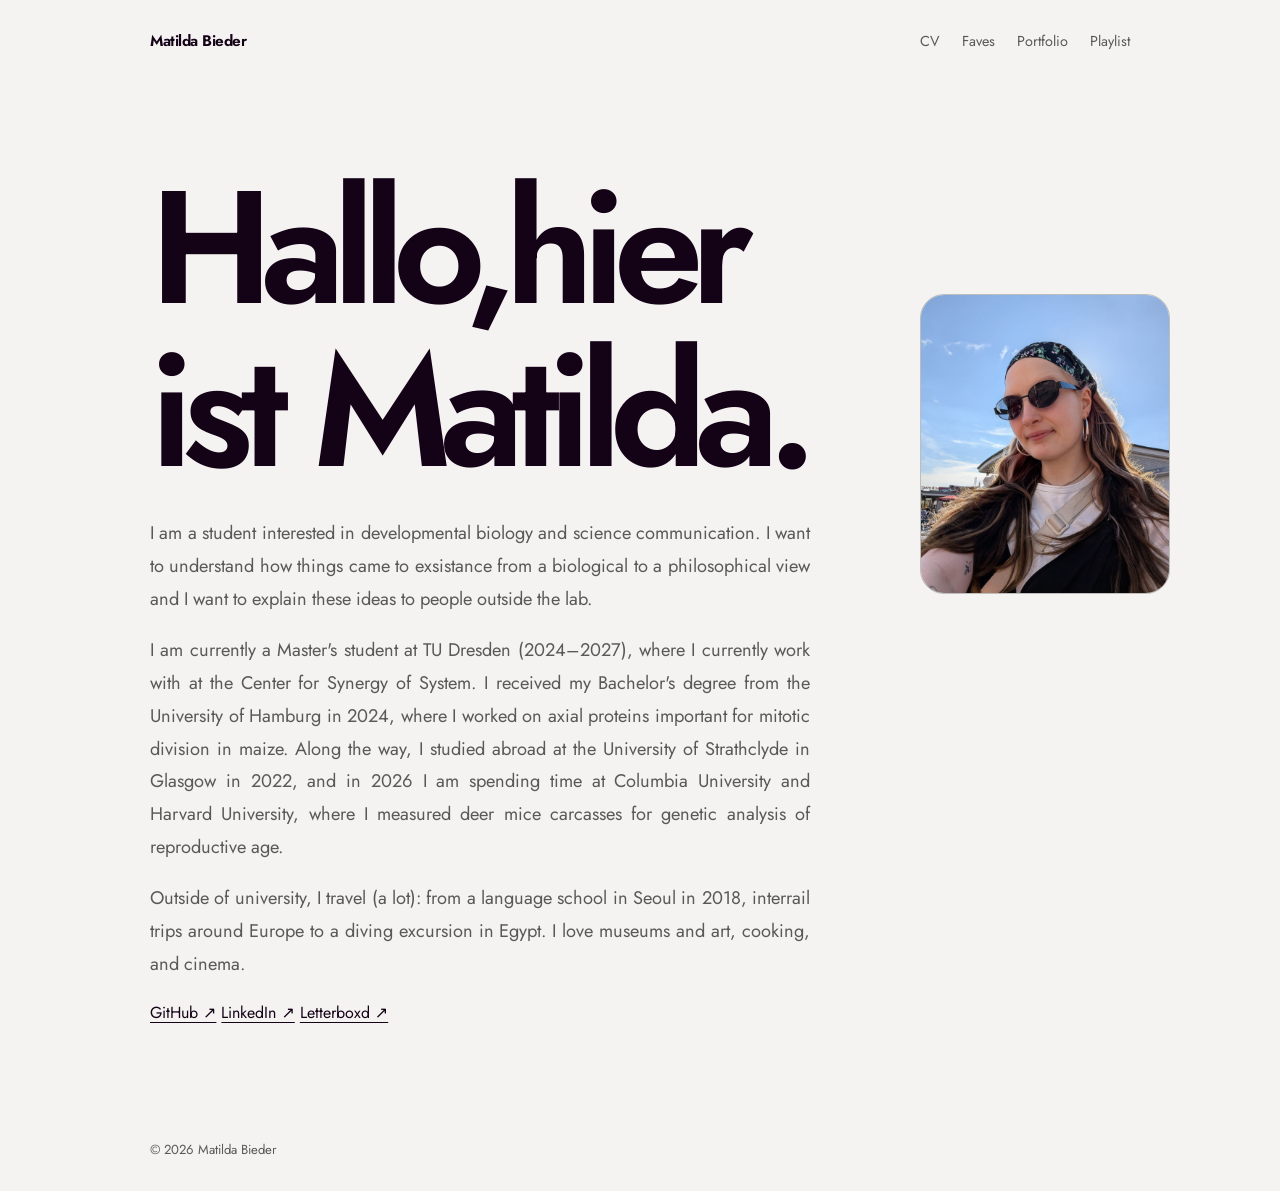
<file: index.html>
<!doctype html>
<html lang="en">
<head>
  <meta charset="utf-8">
  <meta name="viewport" content="width=device-width, initial-scale=1">
  <meta name="description" content="Matilda Bieder – student interested in developmental biology and science communication.">
  <title>Matilda Bieder</title>
  <link rel="stylesheet" href="style.css">
  <link rel="icon" type="image/svg" href="picture/Matilda/favicon.svg">
</head>
<body>
  <header>
    <div class="wrap nav">
      <a class="brand" href="index.html">Matilda Bieder</a>
      <nav aria-label="Main navigation">
        <a href="CV.html">CV</a>
        <a href="favourites.html">Faves</a>
        <a href="zine.html">Portfolio</a>
        <a href="playlist.html">Playlist</a>
      </nav>
    </div>
  </header>

  <main class="wrap">
    <div class="hero">
      <div>
        <div class="eyebrow"></div>
          <h1 style="font-size:10rem">Hallo,hier ist Matilda.</h1>
            <p class="intro">
              I am a student interested in developmental biology and science communication.
              I want to understand how things came to exsistance from a biological to a philosophical view and I want to explain these ideas to people outside the lab.
            </p>
            
            <p class="intro">
            I am currently a Master's student at TU Dresden (2024–2027),
            where I currently work with at the Center for Synergy of System. I received my Bachelor's degree from the
            University of Hamburg in 2024, where I worked on axial proteins important for mitotic division in maize.
            Along the way, I studied abroad at the University of Strathclyde in Glasgow in 2022,
            and in 2026 I am spending time at Columbia University
            and Harvard University, where I measured deer mice carcasses for genetic analysis of reproductive age.
          </p>
              <p class="intro">
              Outside of university, I travel (a lot): from a language school in Seoul in 2018, interrail trips around Europe to a
              diving excursion in Egypt. I love museums and art, cooking, and cinema. 
            </p>
          <!-- <a href="mailto:matilda.de">Email ↗</a> -->
          <a href="https://github.com/matildamdb">GitHub ↗</a>
          <a href="https://www.linkedin.com/in/matilda-bieder-97435a254">LinkedIn ↗</a>
          <a href="https://letterboxd.com/matildamdb/">Letterboxd ↗</a>
    
        </div>
        <div class="portrait">
        <img src="picture/Matilda/Matilda_Bieder_selfie_1.jpg" alt="Selfie of Matilda">
      </div>
    </div>

<!-- 
    <section>
      <div class="section-head">
        <h2>Explore</h2>
        <div class="section-body">
        <div class="item">
          <div class="date">Studies</div>
          <div>
            <h3><a href="studies.html">Studies →</a></h3>
            <p>Seoul, Hamburg, Glasgow, Dresden, Columbia &amp; Harvard, Egypt.</p>
          </div>
        </div>
        <div class="item">
          <div class="date">Favourites</div>
          <div>
            <h3><a href="favourites.html">Favourites →</a></h3>
            <p>My favourite things to do, city by city.</p>
          </div>
        </div>
        <div class="item">
          <div class="date">Zine</div>
          <div>
            <h3><a href="zine.html">Zine →</a></h3>
            <p>My year as a timeline.</p>
          </div>
        </div>
        <div class="item">
          <div class="date">Playlist</div>
          <div>
            <h3><a href="playlist.html">Playlist →</a></h3>
            <p>My all-time favourite songs.</p>
          </div>
        </div>
        </div>
      </div>
    </section> -->
  </main>

  <footer>
    <div class="wrap footer-inner">
      <span>© <span id="year">2026</span> Matilda Bieder</span>
    </div>
  </footer>
  <script>document.getElementById("year").textContent = new Date().getFullYear();</script>
</body>
</html>
</file>
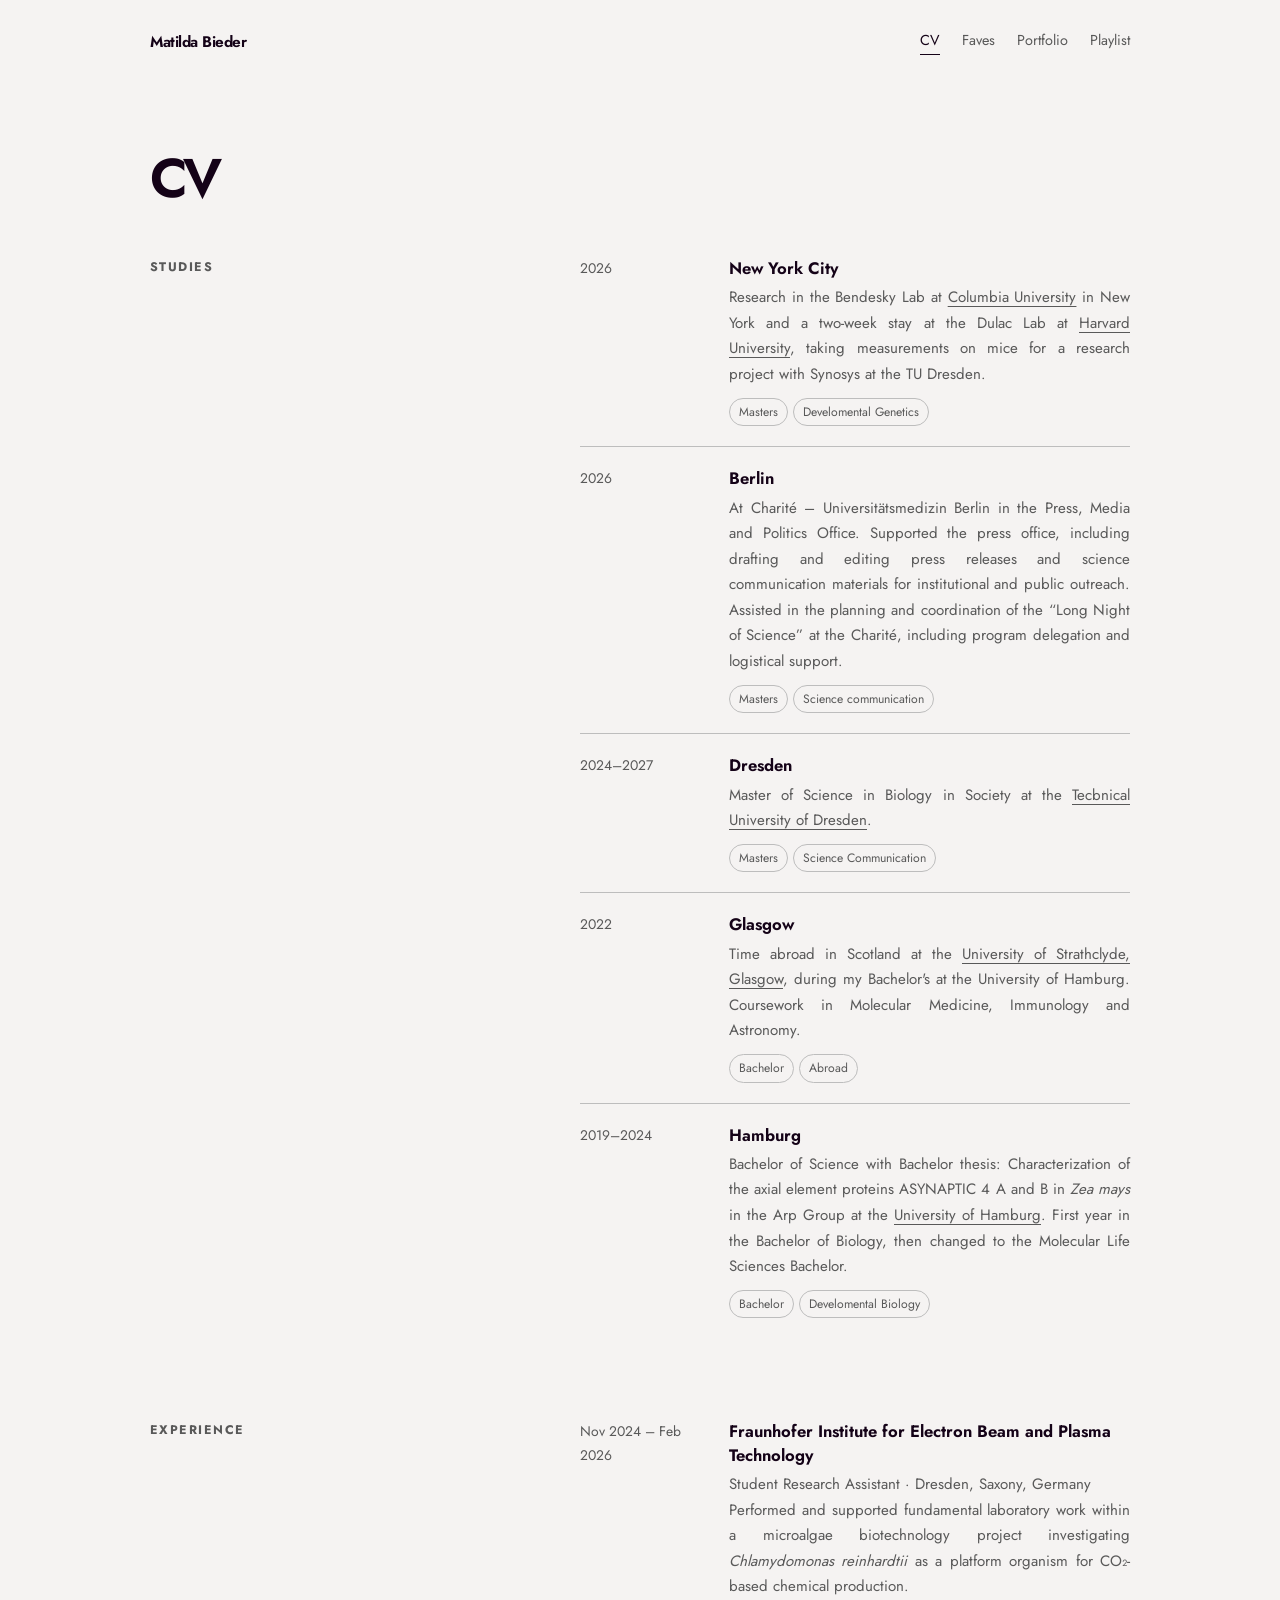
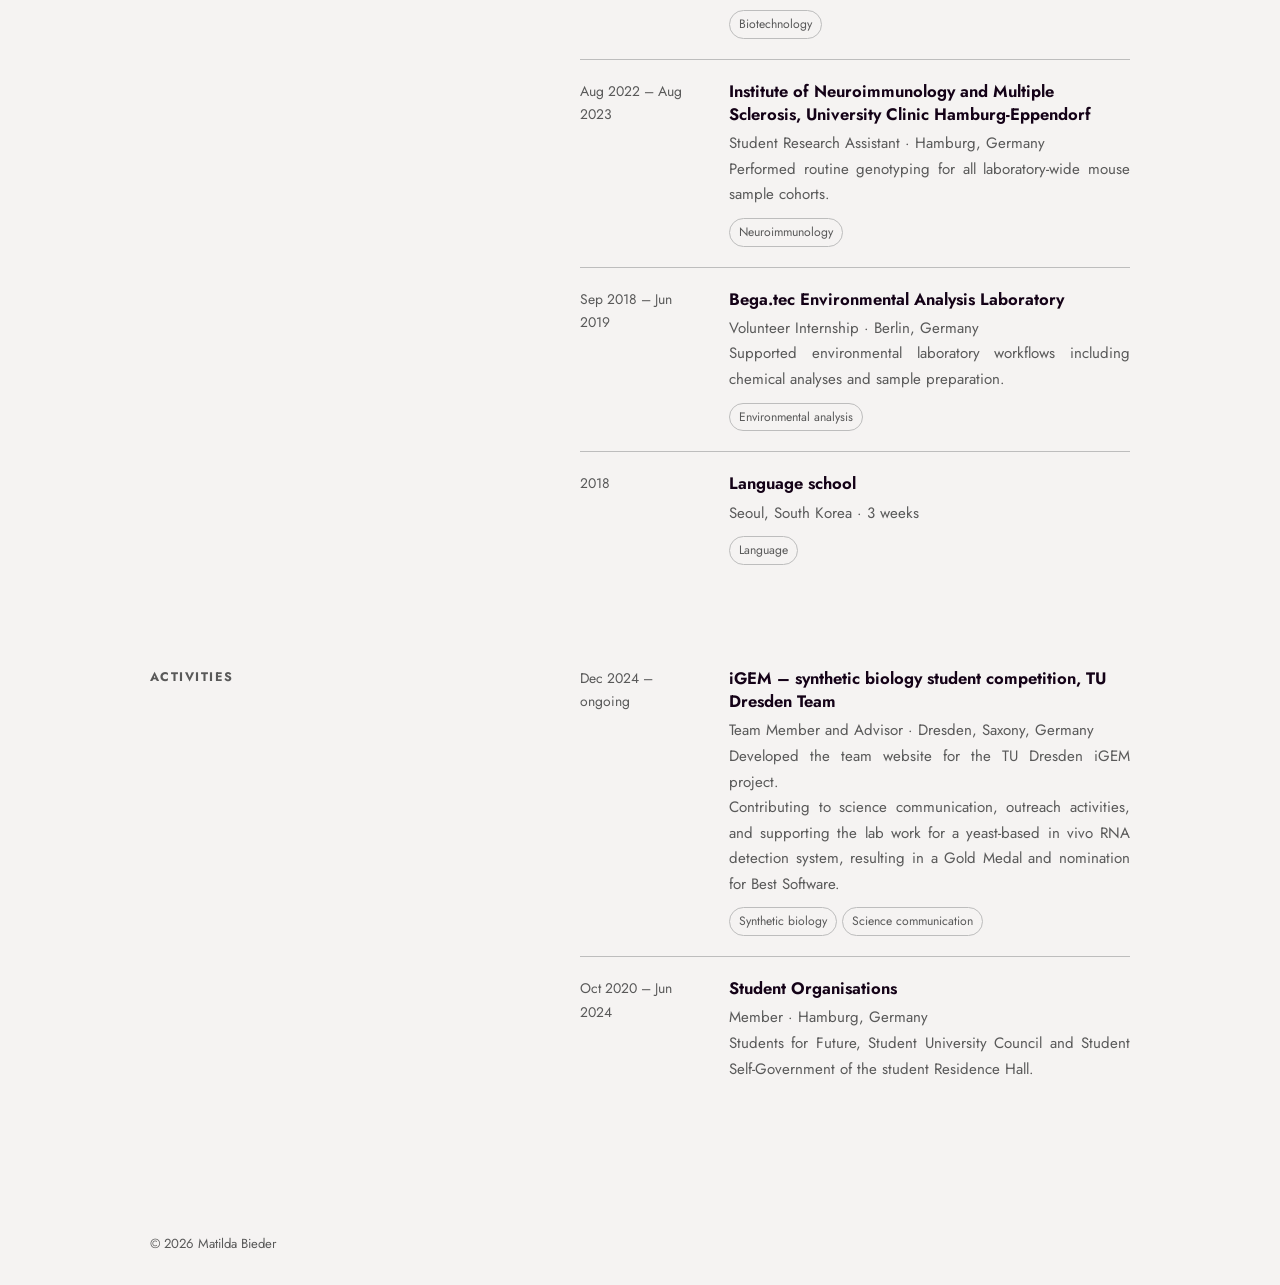
<file: CV.html>
<!doctype html>
<html lang="en">
<head>
  <meta charset="utf-8">
  <meta name="viewport" content="width=device-width, initial-scale=1">
  <meta name="description" content="Where Matilda Bieder has studied.">
  <title>CV – Matilda Bieder</title>
  <link rel="stylesheet" href="style.css">
</head>
<body>
  <header>
    <div class="wrap nav">
      <a class="brand" href="index.html">Matilda Bieder</a>
      <nav aria-label="Main navigation">
        <a href="CV.html" aria-current="page">CV</a>
        <a href="favourites.html">Faves</a>
        <a href="zine.html">Portfolio</a>
        <a href="playlist.html">Playlist</a>
      </nav>
    </div>
  </header>

  <main class="wrap">
    <h1 class="page">CV</h1>
    <section>
      <div class="section-head">
        <h2>Studies</h2>
        <div class="section-body">
          
         <div class="item">
          <div class="date">2026</div>
          <div>
            <h3>New York City</h3>
            <p>Research in the Bendesky Lab at <a href="https://www.columbia.edu">Columbia University</a> in New York and a two-week stay at the Dulac Lab at <a href="https://www.harvard.edu">Harvard University</a>, taking measurements on mice for a research project with Synosys at the TU Dresden.</p>
            <span class="tag">Masters</span><span class="tag">Develomental Genetics</span>
          </div>
        </div>

        <div class="item">
          <div class="date">2026</div>
          <div>
            <h3>Berlin</h3>
            <p>At Charité – Universitätsmedizin Berlin in the Press, Media and Politics Office. Supported the press office, including drafting and editing press releases and science communication materials for institutional and public outreach. Assisted in the planning and coordination of the “Long Night of Science” at the Charité, including program delegation and logistical support.</p>
            <span class="tag">Masters</span><span class="tag">Science communication</span>
          </div>
        </div>

        <div class="item">
          <div class="date">2024–2027</div>
          <div>
            <h3>Dresden</h3>
            <p>Master of Science in Biology in Society at the <a href="https://tu-dresden.de">Tecbnical University of Dresden</a>.</p>
            <span class="tag">Masters</span><span class="tag">Science Communication</span>
          </div>
        </div>

        <div class="item">
          <div class="date">2022</div>
          <div>
            <h3>Glasgow</h3>
            <p>Time abroad in Scotland at the <a href="https://www.strath.ac.uk">University of Strathclyde, Glasgow</a>, during my Bachelor's at the University of Hamburg. Coursework in Molecular Medicine, Immunology and Astronomy.</p>
            <span class="tag">Bachelor</span><span class="tag">Abroad</span>
          </div>
        </div>

        <div class="item">
          <div class="date">2019–2024</div>
          <div>
            <h3>Hamburg</h3>
            <p>Bachelor of Science with Bachelor thesis: Characterization of the axial element proteins ASYNAPTIC 4 A and B in <em>Zea mays</em> in the Arp Group at the <a href="https://www.uni-hamburg.de">University of Hamburg</a>. First year in the Bachelor of Biology, then changed to the Molecular Life Sciences Bachelor.</p>
            <span class="tag">Bachelor</span><span class="tag">Develomental Biology</span>
          </div>
        </div>

    </section>
    
    <section>
      <div class="section-head">
        <h2>Experience</h2>
        <div class="section-body">
          <div class="item">
            <div class="date">Nov 2024 – Feb 2026</div>
            <div>
              <h3>Fraunhofer Institute for Electron Beam and Plasma Technology</h3>
              <p>Student Research Assistant · Dresden, Saxony, Germany</p>
              <p>Performed and supported fundamental laboratory work within a microalgae biotechnology project investigating <em>Chlamydomonas reinhardtii</em> as a platform organism for CO₂-based chemical production.</p>
              <span class="tag">Biotechnology</span>
            </div>
          </div>
          <div class="item">
            <div class="date">Aug 2022 – Aug 2023</div>
            <div>
              <h3>Institute of Neuroimmunology and Multiple Sclerosis, University Clinic Hamburg-Eppendorf</h3>
              <p>Student Research Assistant · Hamburg, Germany</p>
              <p>Performed routine genotyping for all laboratory-wide mouse sample cohorts.</p>
              <span class="tag">Neuroimmunology</span>
            </div>
          </div>
          <div class="item">
            <div class="date">Sep 2018 – Jun 2019</div>
            <div>
              <h3>Bega.tec Environmental Analysis Laboratory</h3>
              <p>Volunteer Internship · Berlin, Germany</p>
              <p>Supported environmental laboratory workflows including chemical analyses and sample preparation.</p>
              <span class="tag">Environmental analysis</span>
            </div>
          </div>
          <div class="item">
            <div class="date">2018</div>
            <div>
              <h3>Language school</h3>
              <p>Seoul, South Korea · 3 weeks</p>
              <span class="tag">Language</span>
            </div>
          </div>
        </div>
      </div>
    </section>

    <section>
      <div class="section-head">
        <h2>Activities</h2>
        <div class="section-body">
          <div class="item">
            <div class="date">Dec 2024 – ongoing</div>
            <div>
              <h3>iGEM – synthetic biology student competition, TU Dresden Team</h3>
              <p>Team Member and Advisor · Dresden, Saxony, Germany</p>
              <p>Developed the team website for the TU Dresden iGEM project.</p>
              <p>Contributing to science communication, outreach activities, and supporting the lab work for a yeast-based in vivo RNA detection system, resulting in a Gold Medal and nomination for Best Software.</p>
              <span class="tag">Synthetic biology</span><span class="tag">Science communication</span>
            </div>
          </div>
          <div class="item">
            <div class="date">Oct 2020 – Jun 2024</div>
            <div>
              <h3>Student Organisations</h3>
              <p>Member · Hamburg, Germany</p>
              <p>Students for Future, Student University Council and Student Self-Government of the student Residence Hall.</p>
            </div>
          </div>
        </div>
      </div>
    </section>




















  </main>

  <footer>
    <div class="wrap footer-inner">
      <span>© <span id="year">2026</span> Matilda Bieder</span>
    </div>
  </footer>
  <script>document.getElementById("year").textContent = new Date().getFullYear();</script>
</body>
</html>
</file>
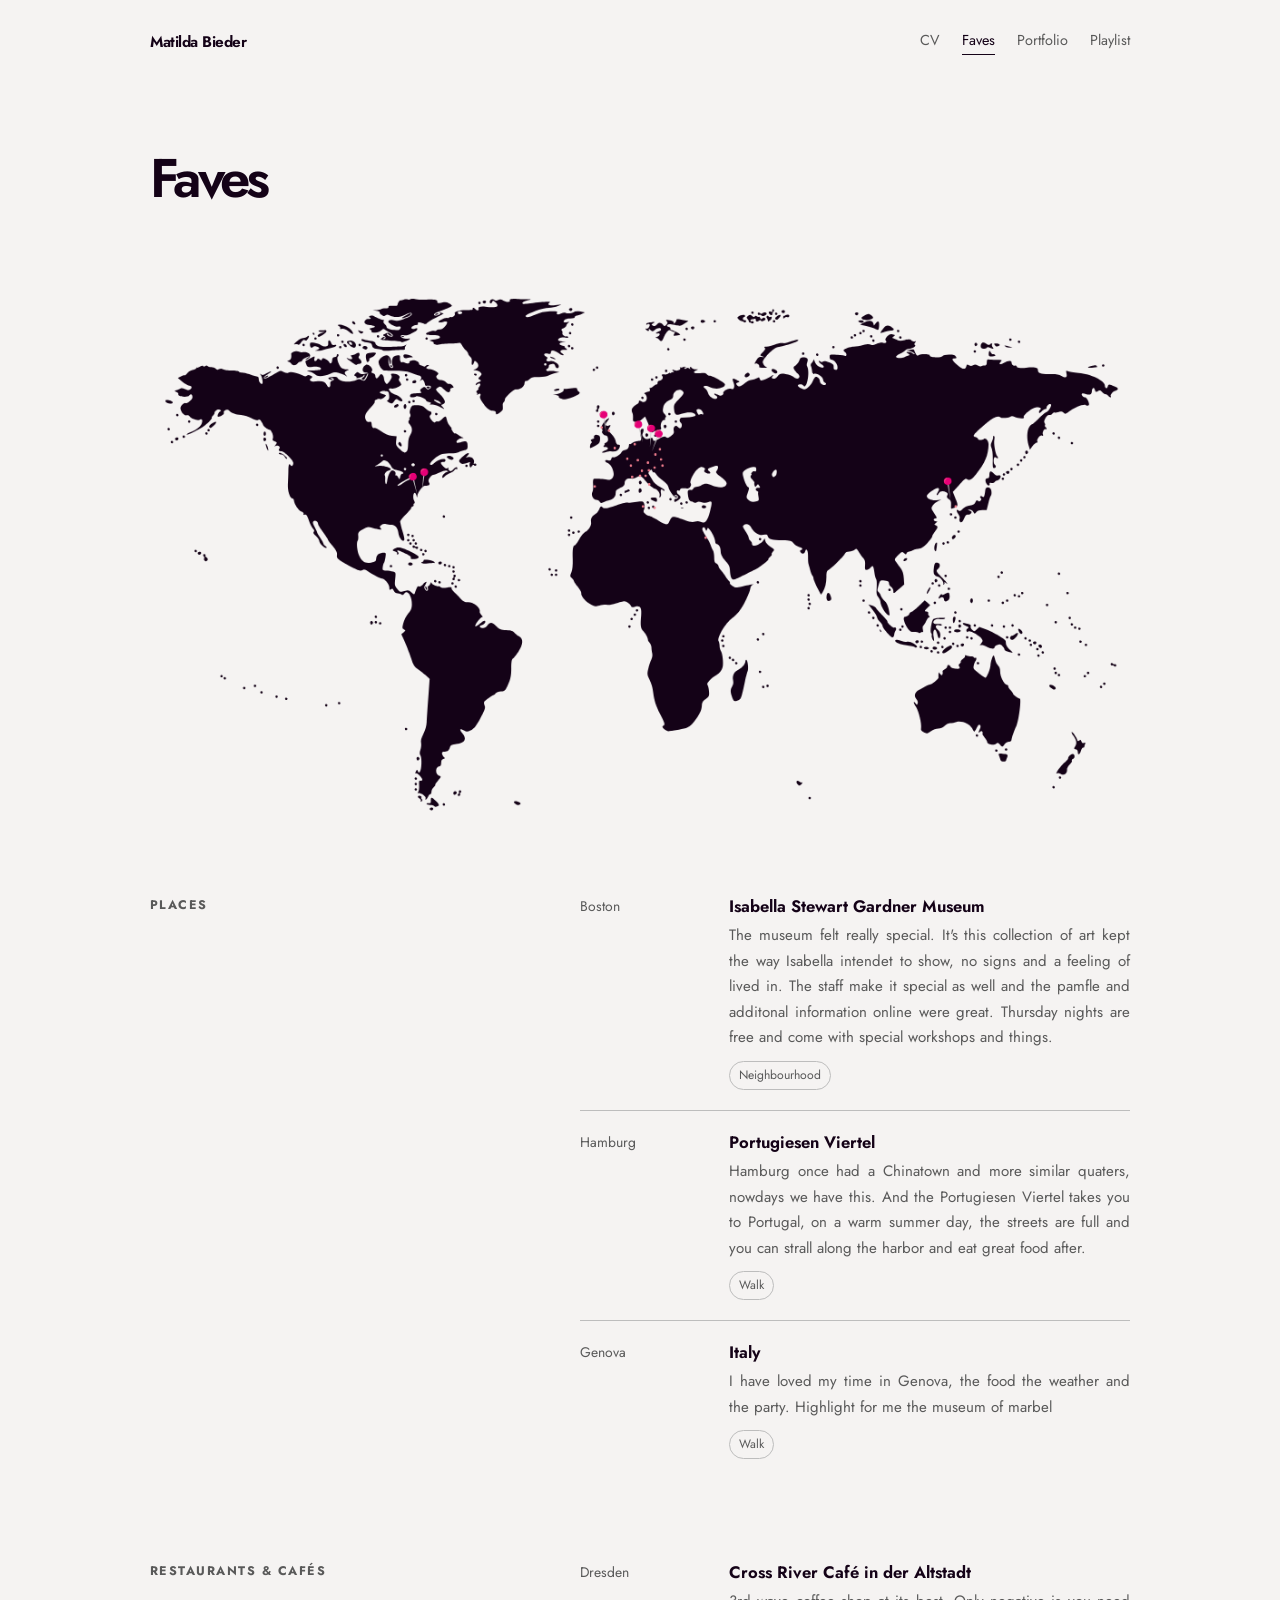
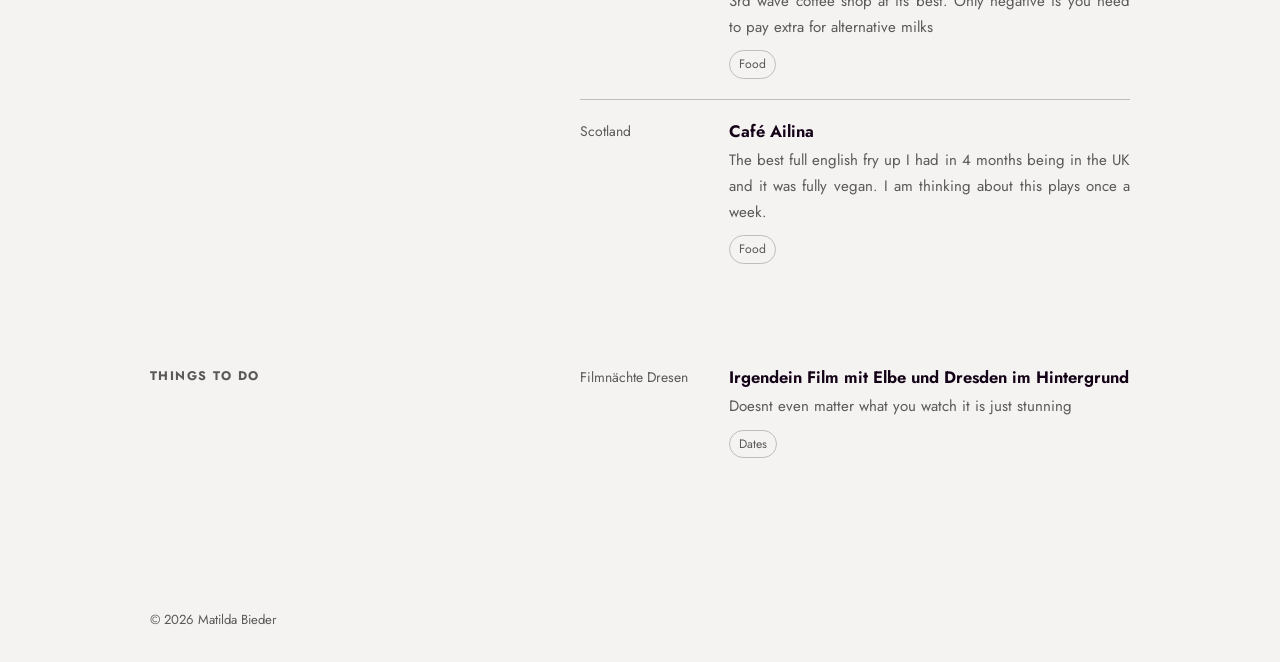
<file: favourites.html>
<!doctype html>
<html lang="en">
<head>
  <meta charset="utf-8">
  <meta name="viewport" content="width=device-width, initial-scale=1">
  <meta name="description" content="Matilda Bieder's favourite things to do around the world.">
  <title>Faves – Matilda Bieder</title>
  <link rel="stylesheet" href="style.css">
</head>
<body>
  <header>
    <div class="wrap nav">
      <a class="brand" href="index.html">Matilda Bieder</a>
      <nav aria-label="Main navigation">
        <a href="CV.html">CV</a>
        <a href="favourites.html" aria-current="page">Faves</a>
        <a href="zine.html">Portfolio</a>
        <a href="playlist.html">Playlist</a>
      </nav>
    </div>
  </header>

  <main class="wrap">
        <h1 class="page">Faves</h1>
        <img class="header-img" src="picture/Matilda/Map.png" alt="Map with pinpoits to all cities I have been too">


    <section>
      <div class="section-head">
        <h2>Places</h2>
        <div class="section-body">
          <div class="item">
            <div class="date">Boston</div>
            <div>
              <h3>Isabella Stewart Gardner Museum</h3>
              <p>The museum felt really special. It's this collection of art kept the way Isabella intendet to show, no signs and a feeling of lived in. The staff make it special as well and the pamfle and additonal information online were great. Thursday nights are free and come with special workshops and things.</p>
              <span class="tag">Neighbourhood</span>
            </div>
          </div>
          <div class="item">
            <div class="date">Hamburg</div>
            <div>
              <h3>Portugiesen Viertel</h3>
              <p>Hamburg once had a Chinatown and more similar quaters, nowdays we have this. And the Portugiesen Viertel takes you to Portugal, on a warm summer day, the streets are full and you can strall along the harbor and eat great food after.</p>
              <span class="tag">Walk</span>
            </div>
          </div>
             <div class="item">
            <div class="date">Genova</div>
            <div>
              <h3>Italy</h3>
              <p>I have loved my time in Genova, the food the weather and the party. Highlight for me the museum of marbel</p>
              <span class="tag">Walk</span>
            </div>
          </div>
        </div>
      </div>
    </section>

    <section>
      <div class="section-head">
        <h2>Restaurants &amp; cafés</h2>
        <div class="section-body">
          <div class="item">
            <div class="date">Dresden</div>
            <div>
              <h3>Cross River Café in der Altstadt</a></h3>
              <p>3rd wave coffee shop at its best. Only negative is you need to pay extra for alternative milks</p>
              <span class="tag">Food</span>
            </div>
          </div>
             <div class="item">
            <div class="date">Scotland</div>
            <div>
              <h3>Café Ailina</a></h3>
              <p>The best full english fry up I had in 4 months being in the UK and it was fully vegan. I am thinking about this plays once a week.</p>
              <span class="tag">Food</span>
            </div>
          </div>
        </div>
      </div>
    </section>

    <section>
      <div class="section-head">
        <h2>Things to do</h2>
        <div class="section-body">
          <div class="item">
            <div class="date">Filmnächte Dresen</div>
            <div>
              <h3>Irgendein Film mit Elbe und Dresden im Hintergrund</h3>
              <p>Doesnt even matter what you watch it is just stunning</p>
              <span class="tag">Dates</span>
            </div>
          </div>
        </div>
      </div>
    </section>


  </main>

  <footer>
    <div class="wrap footer-inner">
      <span>© <span id="year">2026</span> Matilda Bieder</span>
    </div>
  </footer>
  <script>document.getElementById("year").textContent = new Date().getFullYear();</script>
</body>
</html>
</file>
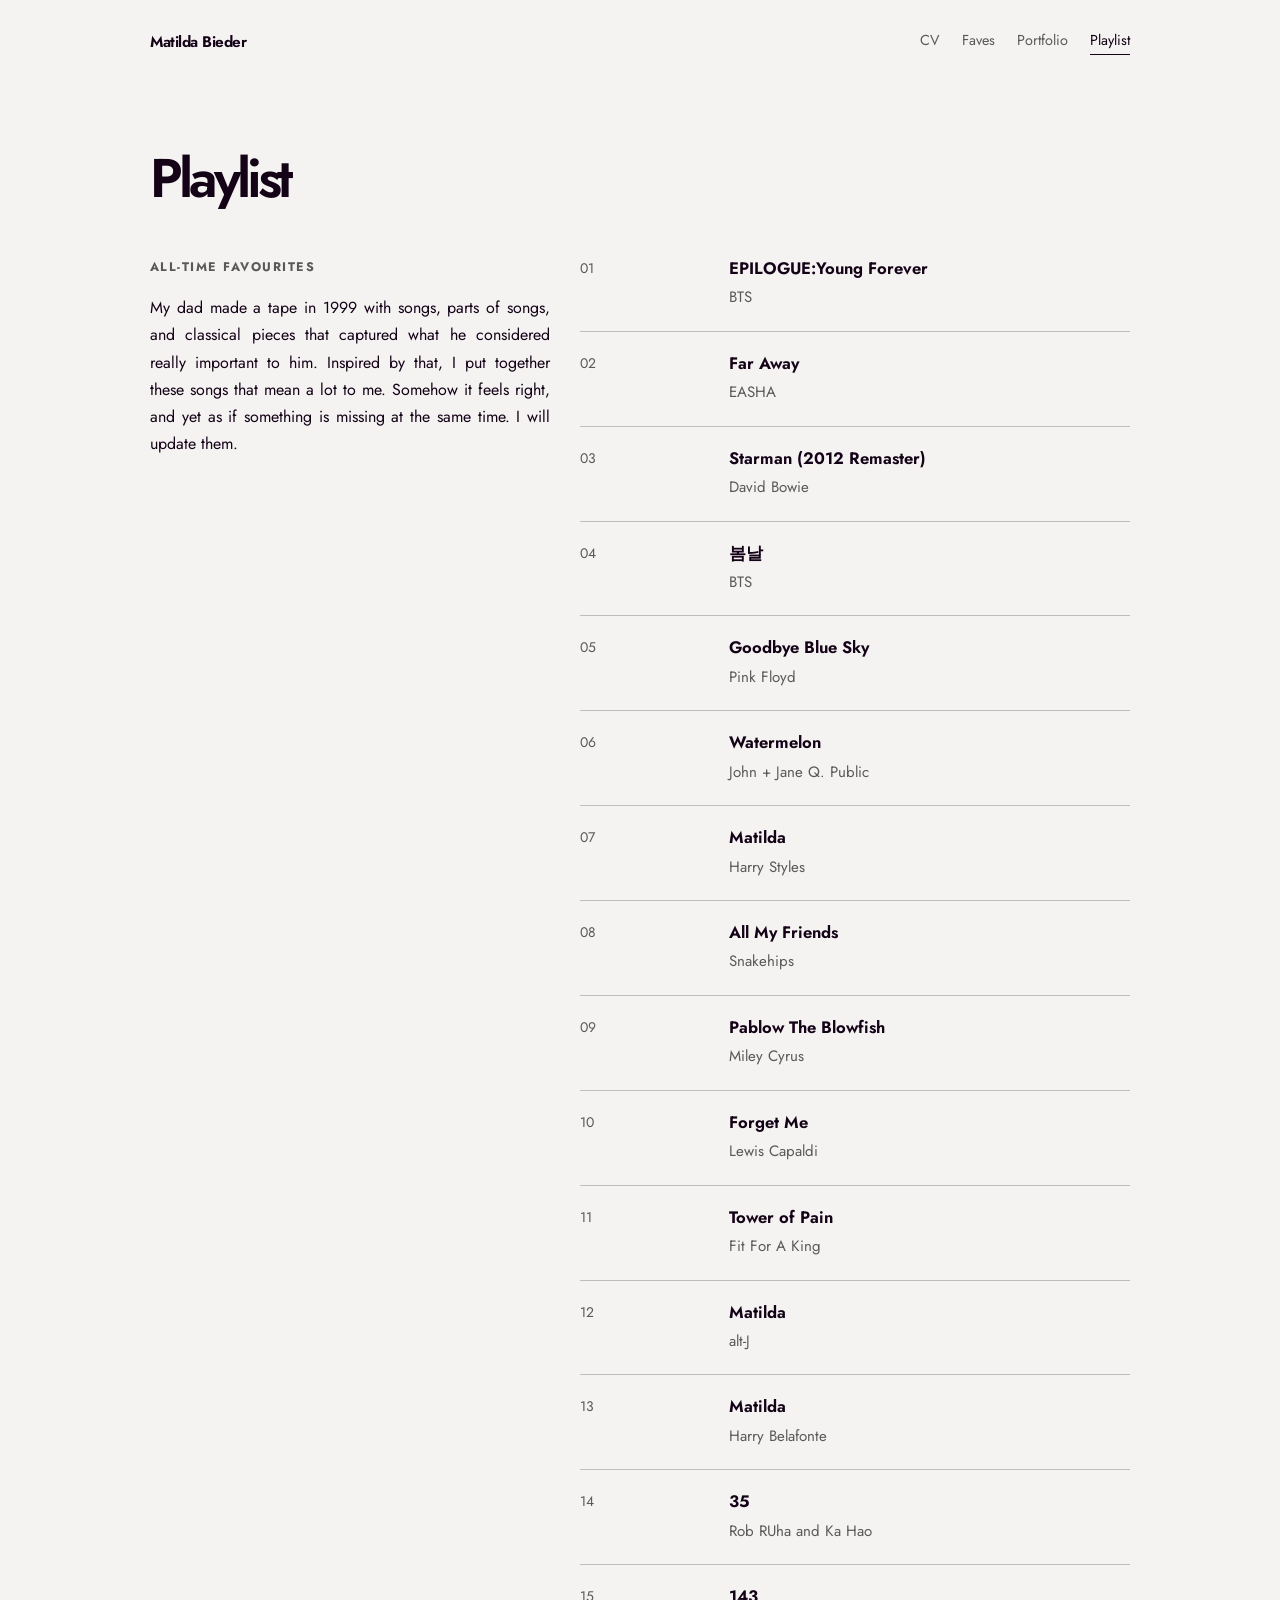
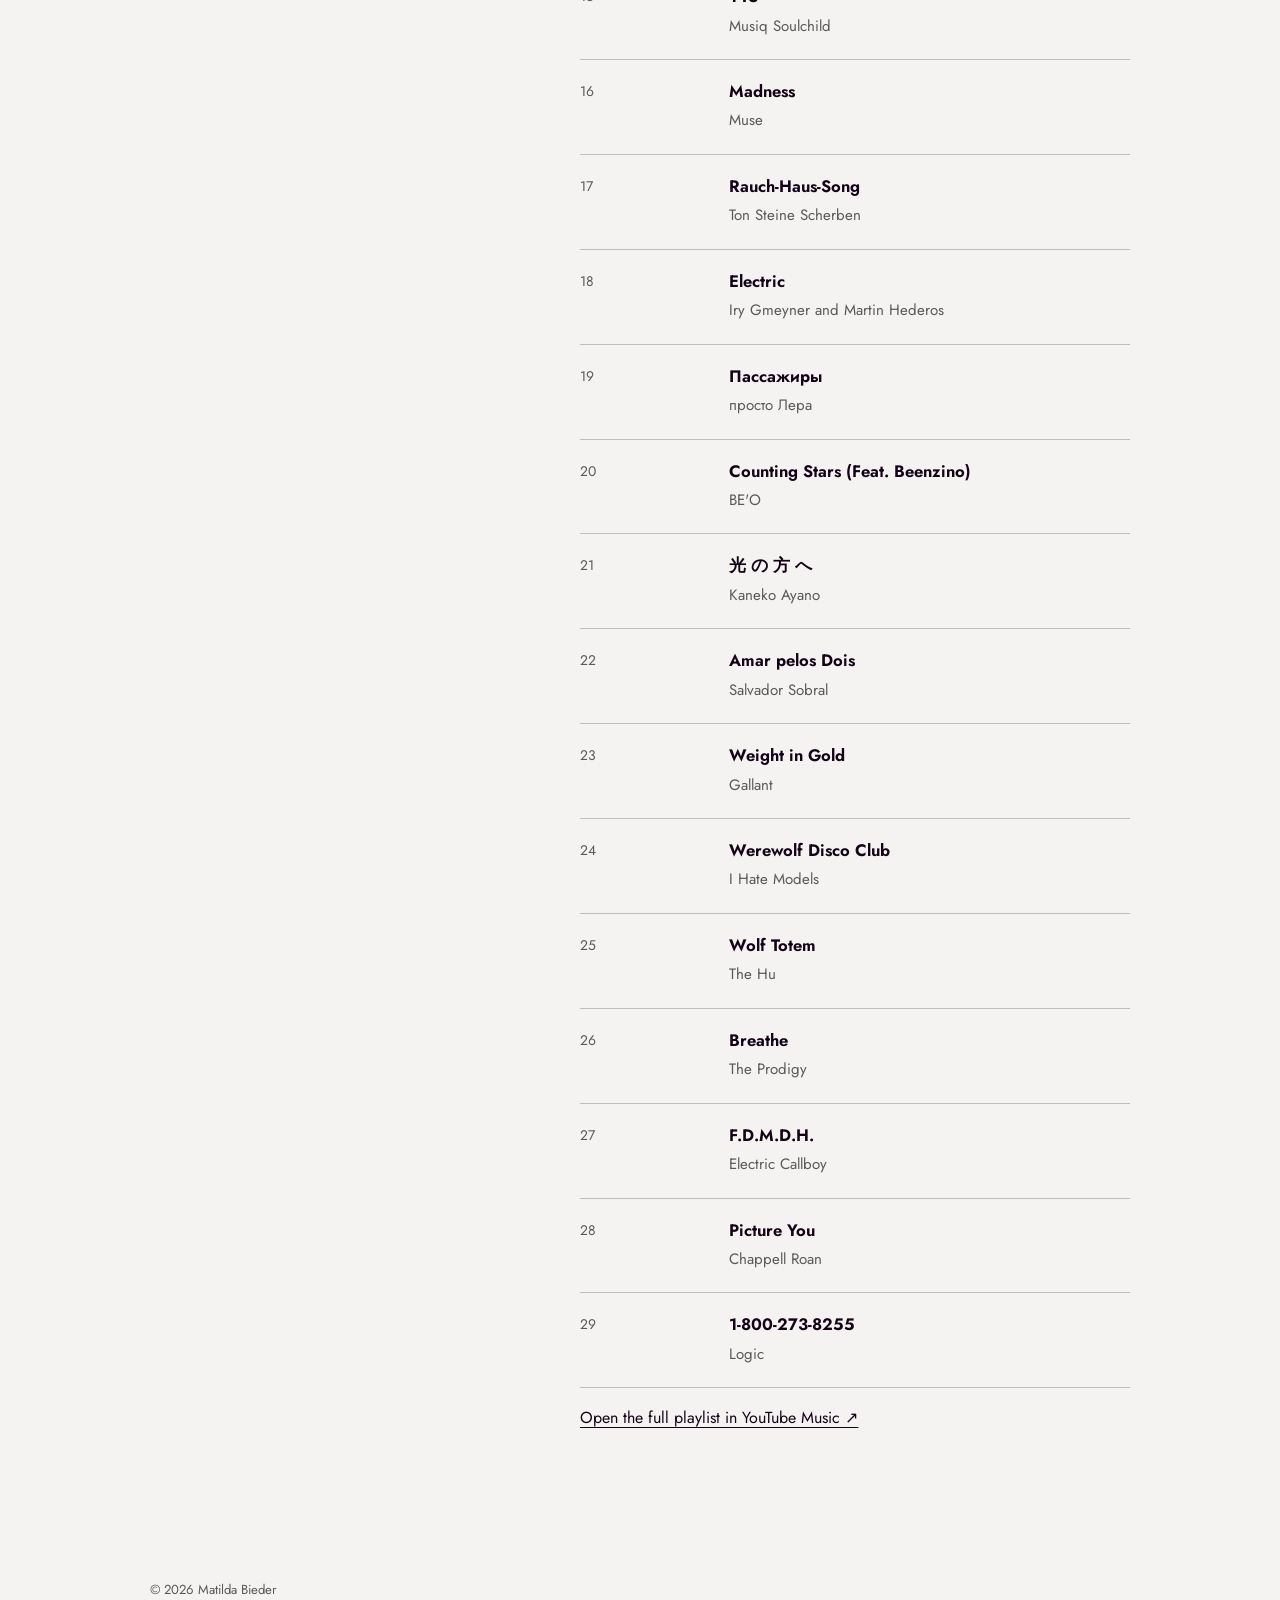
<file: playlist.html>
<!doctype html>
<html lang="en">
<head>
  <meta charset="utf-8">
  <meta name="viewport" content="width=device-width, initial-scale=1">
  <meta name="description" content="Matilda Bieder's all-time favourite playlist.">
  <title>Playlist – Matilda Bieder</title>
  <link rel="stylesheet" href="style.css">
</head>
<body>
  <header>
    <div class="wrap nav">
      <a class="brand" href="index.html">Matilda Bieder</a>
      <nav aria-label="Main navigation">
        <a href="CV.html">CV</a>
        <a href="favourites.html">Faves</a>
        <a href="zine.html">Portfolio</a>
        <a href="playlist.html" aria-current="page">Playlist</a>
      </nav>
    </div>
  </header>

  <main class="wrap">
    <h1 class="page">Playlist</h1>
    <section>
      <div class="section-head">
        <div>
        <h2>All-time favourites</h2>
       <p>My dad made a tape in 1999 with songs, parts of songs, and classical pieces that captured what he considered really important to him.
        Inspired by that, I put together these songs that mean a lot to me. Somehow it feels right, and yet as if something is missing at the same time. I will update them.</p>
      </div>
        <div class="section-body">
            <div class="item"><div class="date">01</div><div><h3><a href="https://www.youtube.com/watch?v=JdSn9n8pXGw">EPILOGUE:Young Forever</a></h3><p>BTS</p></div></div>
            <div class="item"><div class="date">02</div><div><h3><a href="https://www.youtube.com/watch?v=d0BFcsf_diA">Far Away</a></h3><p>EASHA</p></div></div>
            <div class="item"><div class="date">03</div><div><h3><a href="https://www.youtube.com/watch?v=aBKEt3MhNMM">Starman (2012 Remaster)</a></h3><p>David Bowie</p></div></div>
            <div class="item"><div class="date">04</div><div><h3><a href="https://www.youtube.com/watch?v=ZO1xdXOXarc">봄날</a></h3><p>BTS</p></div></div>
            <div class="item"><div class="date">05</div><div><h3><a href="https://www.youtube.com/watch?v=OArru5OkVKE">Goodbye Blue Sky</a></h3><p>Pink Floyd</p></div></div>
            <div class="item"><div class="date">06</div><div><h3><a href="https://www.youtube.com/watch?v=h_dJb1LVzD0">Watermelon</a></h3><p>John + Jane Q. Public</p></div></div>
            <div class="item"><div class="date">07</div><div><h3><a href="https://www.youtube.com/watch?v=IRfQI9Y6EK0">Matilda</a></h3><p>Harry Styles</p></div></div>
            <div class="item"><div class="date">08</div><div><h3><a href="https://www.youtube.com/watch?v=aMuoEP8ZBR0">All My Friends</a></h3><p>Snakehips</p></div></div>
            <div class="item"><div class="date">09</div><div><h3><a href="https://www.youtube.com/watch?v=LrktrM_p-ug">Pablow The Blowfish</a></h3><p>Miley Cyrus</p></div></div>
            <div class="item"><div class="date">10</div><div><h3><a href="https://www.youtube.com/watch?v=ktdoQE0iZ8I">Forget Me</a></h3><p>Lewis Capaldi</p></div></div>
            <div class="item"><div class="date">11</div><div><h3><a href="https://www.youtube.com/watch?v=GD1c1tIz_NA">Tower of Pain</a></h3><p>Fit For A King</p></div></div>
            <div class="item"><div class="date">12</div><div><h3><a href="https://www.youtube.com/watch?v=Q06wFUi5OM8">Matilda</a></h3><p>alt-J</p></div></div>
            <div class="item"><div class="date">13</div><div><h3><a href="https://www.youtube.com/watch?v=o-RieGqVpv0">Matilda</a></h3><p>Harry Belafonte</p></div></div>
            <div class="item"><div class="date">14</div><div><h3><a href="https://www.youtube.com/watch?v=PzSBezw4_4Q">35</a></h3><p>Rob RUha and Ka Hao</p></div></div>
            <div class="item"><div class="date">15</div><div><h3><a href="https://www.youtube.com/watch?v=QFykq0NSJCY">143</a></h3><p>Musiq Soulchild</p></div></div>
            <div class="item"><div class="date">16</div><div><h3><a href="https://www.youtube.com/watch?v=__oF3wM5s-k">Madness</a></h3><p>Muse</p></div></div>
            <div class="item"><div class="date">17</div><div><h3><a href="https://www.youtube.com/watch?v=NMiznsg5As0">Rauch-Haus-Song</a></h3><p>Ton Steine Scherben</p></div></div>
            <div class="item"><div class="date">18</div><div><h3><a href="https://www.youtube.com/watch?v=hTXZJKJiE3A">Electric</a></h3><p>Iry Gmeyner and Martin Hederos</p></div></div>
            <div class="item"><div class="date">19</div><div><h3><a href="https://www.youtube.com/watch?v=PhRiVDe8wFc">Пассажиры</a></h3><p>просто Лера</p></div></div>
            <div class="item"><div class="date">20</div><div><h3><a href="https://www.youtube.com/watch?v=3dEwX4X-EGE">Counting Stars (Feat. Beenzino)</a></h3><p>BE'O</p></div></div>
            <div class="item"><div class="date">21</div><div><h3><a href="https://www.youtube.com/watch?v=RxlZ-yhz-Y4">光 の 方 へ</a></h3><p>Kaneko Ayano</p></div></div>
            <div class="item"><div class="date">22</div><div><h3><a href="https://www.youtube.com/watch?v=1AoCLJvl5vU">Amar pelos Dois</a></h3><p>Salvador Sobral</p></div></div>
            <div class="item"><div class="date">23</div><div><h3><a href="https://www.youtube.com/watch?v=WoQ6wf--WMU">Weight in Gold</a></h3><p>Gallant</p></div></div>
            <div class="item"><div class="date">24</div><div><h3><a href="https://www.youtube.com/watch?v=UzxKtfNPecI">Werewolf Disco Club</a></h3><p>I Hate Models</p></div></div>
            <div class="item"><div class="date">25</div><div><h3><a href="https://www.youtube.com/watch?v=jpsUPdNthGY">Wolf Totem</a></h3><p>The Hu</p></div></div>
            <div class="item"><div class="date">26</div><div><h3><a href="https://www.youtube.com/watch?v=LhOjN4t0YsY">Breathe</a></h3><p>The Prodigy</p></div></div>
            <div class="item"><div class="date">27</div><div><h3><a href="https://www.youtube.com/watch?v=vQgb-A265jM">F.D.M.D.H.</a></h3><p>Electric Callboy</p></div></div>
            <div class="item"><div class="date">28</div><div><h3><a href="https://www.youtube.com/watch?v=GYa5AATdQZU">Picture You</a></h3><p>Chappell Roan</p></div></div>
            <div class="item"><div class="date">29</div><div><h3><a href="https://www.youtube.com/watch?v=GaFoS-Kza8U">1-800-273-8255</a></h3><p>Logic</p></div></div>
            <p><a href="https://music.youtube.com/playlist?list=PLPziQc90oPCw">Open the full playlist in YouTube Music ↗</a></p>

        </div>
      </div>
    </section>
  </main>
  <footer>
    <div class="wrap footer-inner">
      <span>© <span id="year">2026</span> Matilda Bieder</span>
    </div>
  </footer>
</body>
</html>
</file>
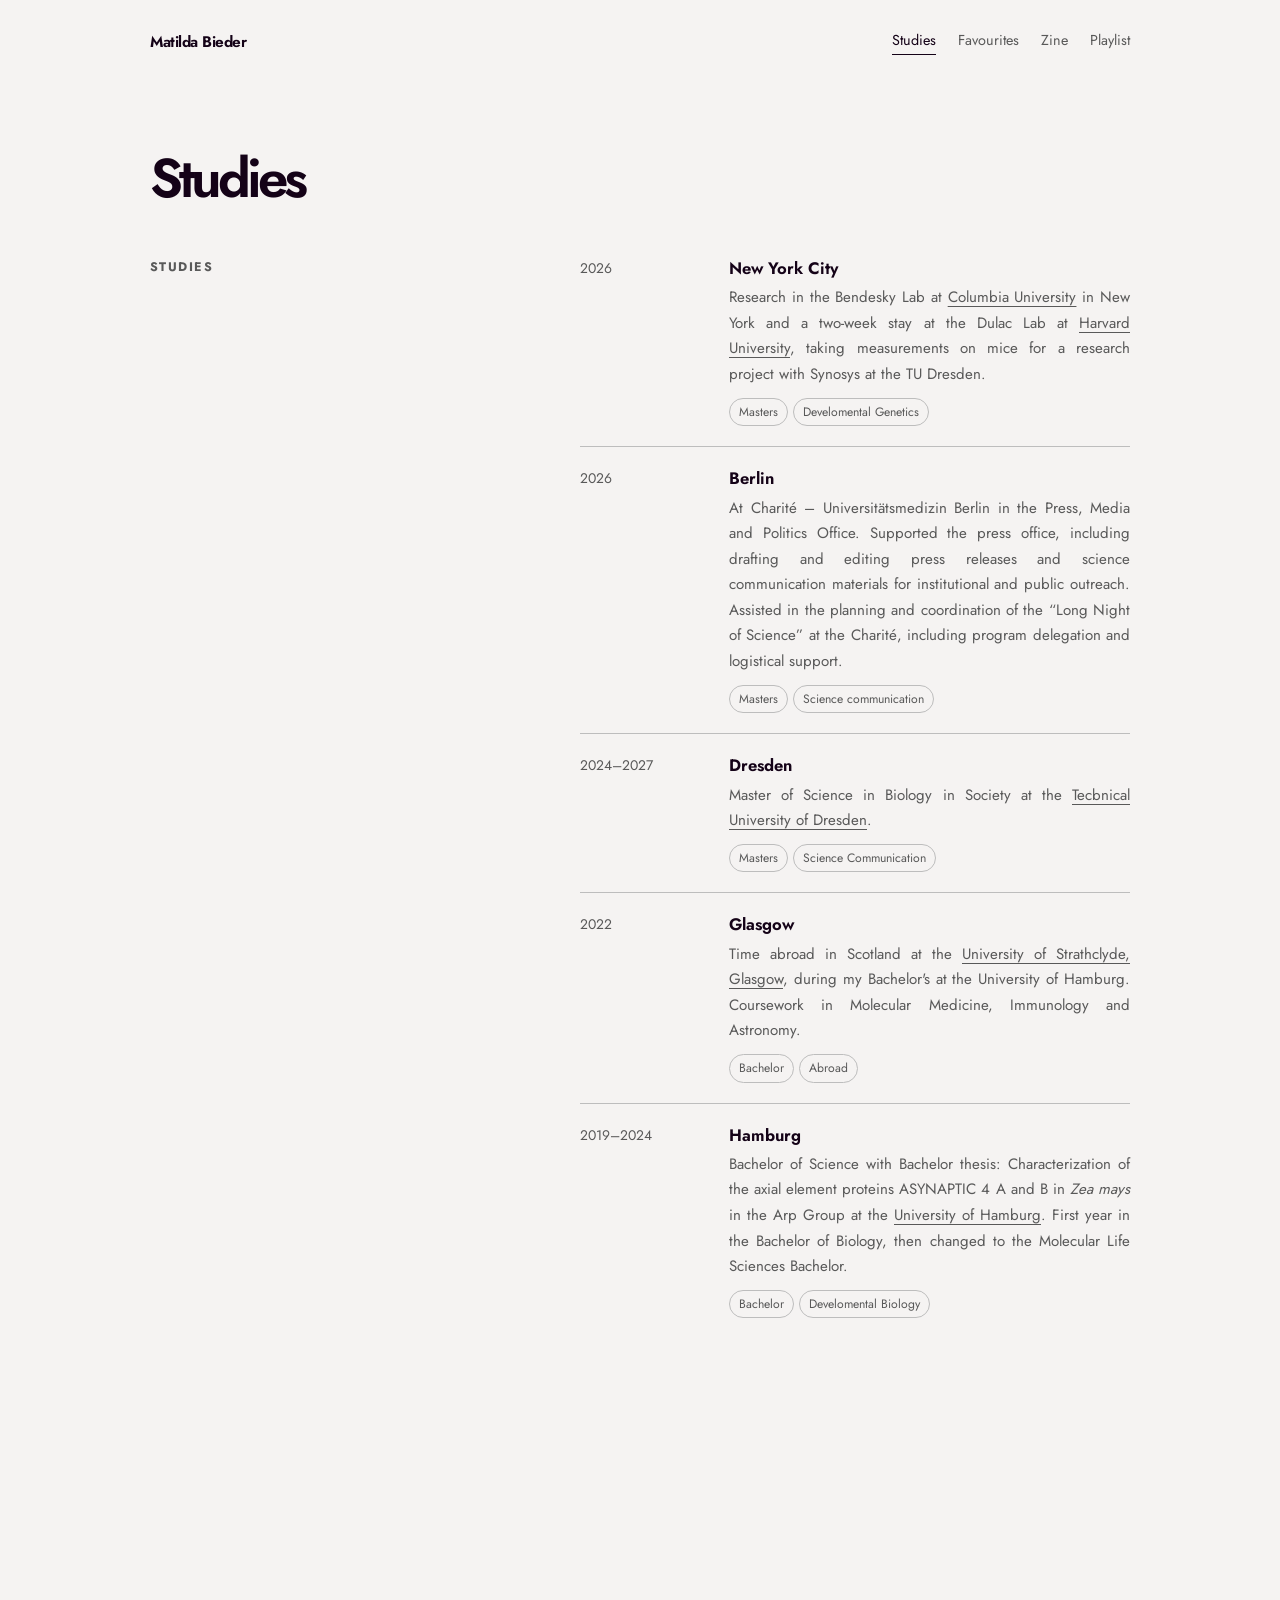
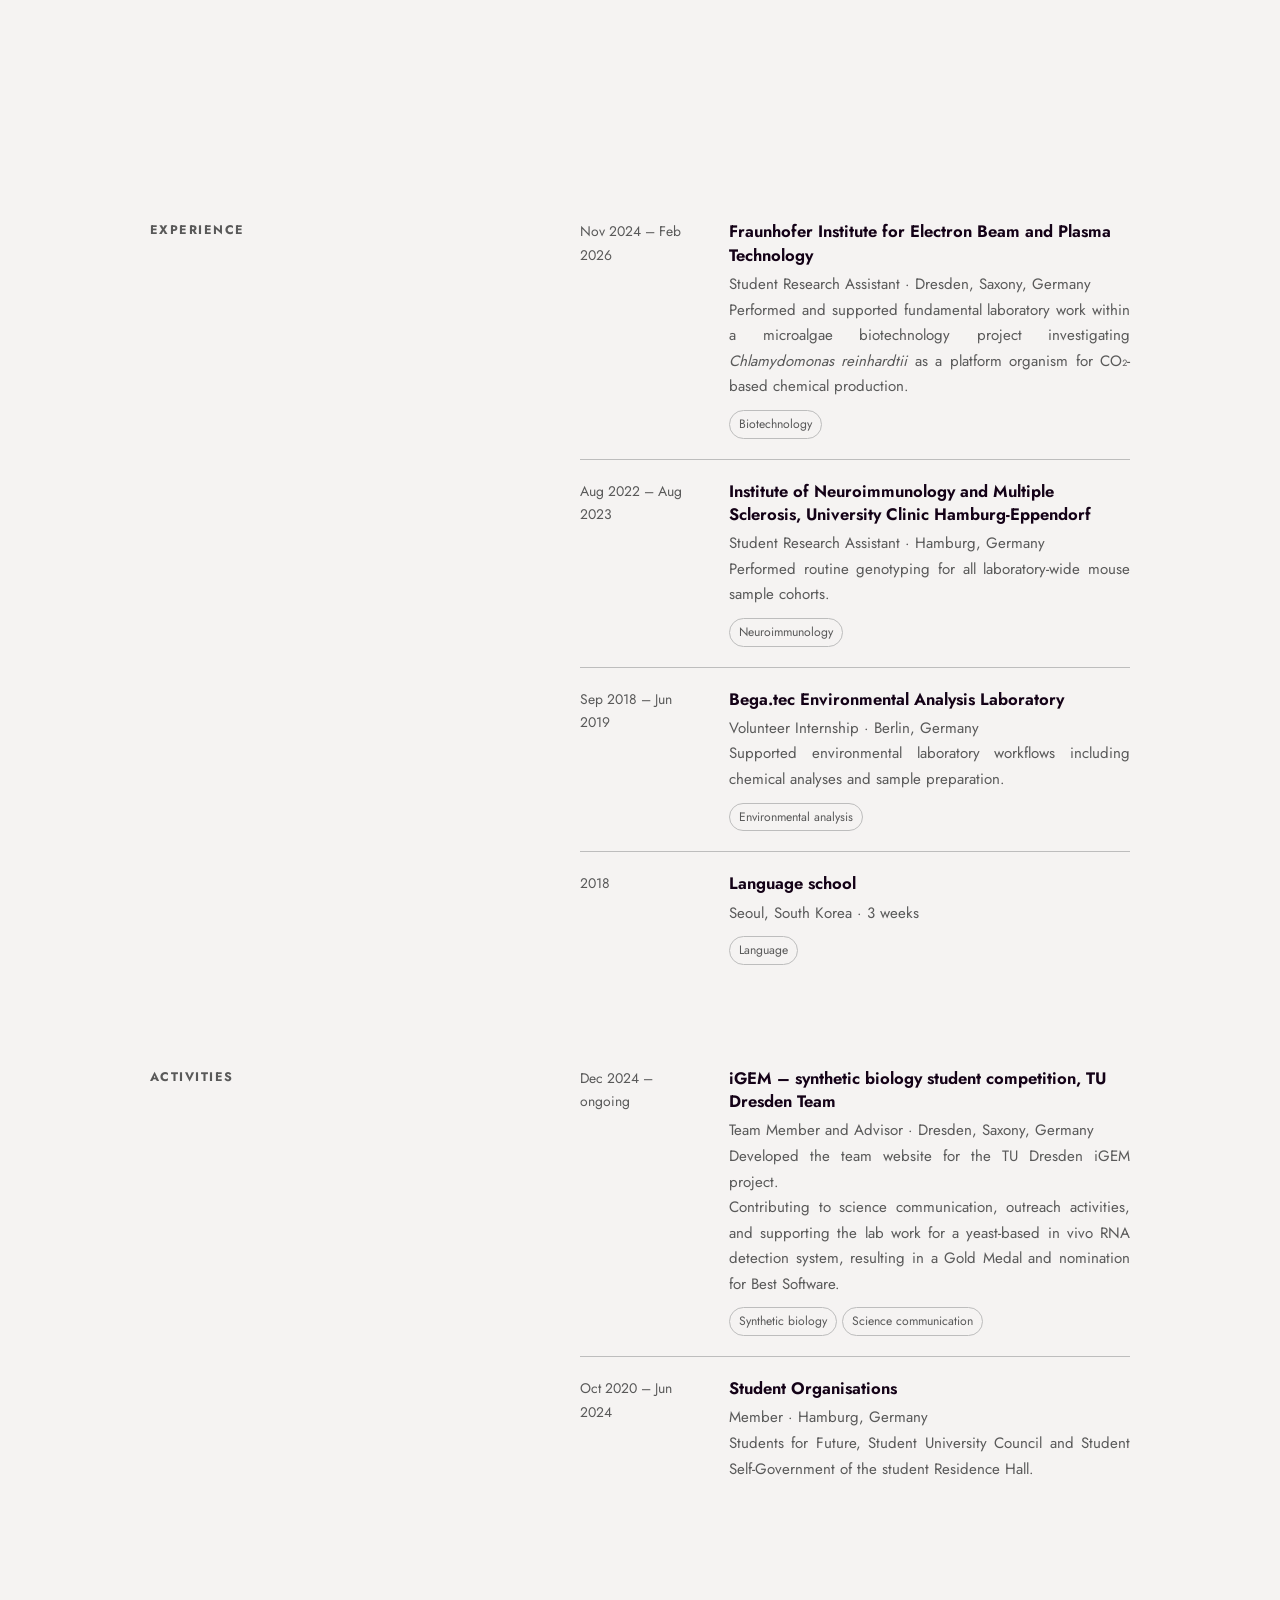
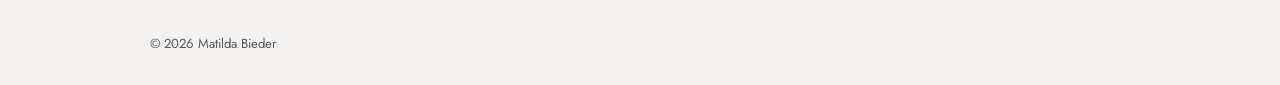
<file: studies.html>
<!doctype html>
<html lang="en">
<head>
  <meta charset="utf-8">
  <meta name="viewport" content="width=device-width, initial-scale=1">
  <meta name="description" content="Where Matilda Bieder has studied.">
  <title>Studies – Matilda Bieder</title>
  <link rel="stylesheet" href="style.css">
</head>
<body>
  <header>
    <div class="wrap nav">
      <a class="brand" href="index.html">Matilda Bieder</a>
      <nav aria-label="Main navigation">
        <a href="studies.html" aria-current="page">Studies</a>
        <a href="favourites.html">Favourites</a>
        <a href="zine.html">Zine</a>
        <a href="playlist.html">Playlist</a>
      </nav>
    </div>
  </header>

  <main class="wrap">
    <h1 class="page">Studies</h1>
    <section>
      <div class="section-head">
        <h2>Studies</h2>
        <div class="section-body">
          
         <div class="item">
          <div class="date">2026</div>
          <div>
            <h3>New York City</h3>
            <p>Research in the Bendesky Lab at <a href="https://www.columbia.edu">Columbia University</a> in New York and a two-week stay at the Dulac Lab at <a href="https://www.harvard.edu">Harvard University</a>, taking measurements on mice for a research project with Synosys at the TU Dresden.</p>
            <span class="tag">Masters</span><span class="tag">Develomental Genetics</span>
          </div>
        </div>

        <div class="item">
          <div class="date">2026</div>
          <div>
            <h3>Berlin</h3>
            <p>At Charité – Universitätsmedizin Berlin in the Press, Media and Politics Office. Supported the press office, including drafting and editing press releases and science communication materials for institutional and public outreach. Assisted in the planning and coordination of the “Long Night of Science” at the Charité, including program delegation and logistical support.</p>
            <span class="tag">Masters</span><span class="tag">Science communication</span>
          </div>
        </div>

        <div class="item">
          <div class="date">2024–2027</div>
          <div>
            <h3>Dresden</h3>
            <p>Master of Science in Biology in Society at the <a href="https://tu-dresden.de">Tecbnical University of Dresden</a>.</p>
            <span class="tag">Masters</span><span class="tag">Science Communication</span>
          </div>
        </div>

        <div class="item">
          <div class="date">2022</div>
          <div>
            <h3>Glasgow</h3>
            <p>Time abroad in Scotland at the <a href="https://www.strath.ac.uk">University of Strathclyde, Glasgow</a>, during my Bachelor's at the University of Hamburg. Coursework in Molecular Medicine, Immunology and Astronomy.</p>
            <span class="tag">Bachelor</span><span class="tag">Abroad</span>
          </div>
        </div>

        <div class="item">
          <div class="date">2019–2024</div>
          <div>
            <h3>Hamburg</h3>
            <p>Bachelor of Science with Bachelor thesis: Characterization of the axial element proteins ASYNAPTIC 4 A and B in <em>Zea mays</em> in the Arp Group at the <a href="https://www.uni-hamburg.de">University of Hamburg</a>. First year in the Bachelor of Biology, then changed to the Molecular Life Sciences Bachelor.</p>
            <span class="tag">Bachelor</span><span class="tag">Develomental Biology</span>
          </div>
        </div>

    </section>
    
    <div style="height:25rem"></div>

    <section>
      <div class="section-head">
        <h2>Experience</h2>
        <div class="section-body">
          <div class="item">
            <div class="date">Nov 2024 – Feb 2026</div>
            <div>
              <h3>Fraunhofer Institute for Electron Beam and Plasma Technology</h3>
              <p>Student Research Assistant · Dresden, Saxony, Germany</p>
              <p>Performed and supported fundamental laboratory work within a microalgae biotechnology project investigating <em>Chlamydomonas reinhardtii</em> as a platform organism for CO₂-based chemical production.</p>
              <span class="tag">Biotechnology</span>
            </div>
          </div>
          <div class="item">
            <div class="date">Aug 2022 – Aug 2023</div>
            <div>
              <h3>Institute of Neuroimmunology and Multiple Sclerosis, University Clinic Hamburg-Eppendorf</h3>
              <p>Student Research Assistant · Hamburg, Germany</p>
              <p>Performed routine genotyping for all laboratory-wide mouse sample cohorts.</p>
              <span class="tag">Neuroimmunology</span>
            </div>
          </div>
          <div class="item">
            <div class="date">Sep 2018 – Jun 2019</div>
            <div>
              <h3>Bega.tec Environmental Analysis Laboratory</h3>
              <p>Volunteer Internship · Berlin, Germany</p>
              <p>Supported environmental laboratory workflows including chemical analyses and sample preparation.</p>
              <span class="tag">Environmental analysis</span>
            </div>
          </div>
          <div class="item">
            <div class="date">2018</div>
            <div>
              <h3>Language school</h3>
              <p>Seoul, South Korea · 3 weeks</p>
              <span class="tag">Language</span>
            </div>
          </div>
        </div>
      </div>
    </section>

    <section>
      <div class="section-head">
        <h2>Activities</h2>
        <div class="section-body">
          <div class="item">
            <div class="date">Dec 2024 – ongoing</div>
            <div>
              <h3>iGEM – synthetic biology student competition, TU Dresden Team</h3>
              <p>Team Member and Advisor · Dresden, Saxony, Germany</p>
              <p>Developed the team website for the TU Dresden iGEM project.</p>
              <p>Contributing to science communication, outreach activities, and supporting the lab work for a yeast-based in vivo RNA detection system, resulting in a Gold Medal and nomination for Best Software.</p>
              <span class="tag">Synthetic biology</span><span class="tag">Science communication</span>
            </div>
          </div>
          <div class="item">
            <div class="date">Oct 2020 – Jun 2024</div>
            <div>
              <h3>Student Organisations</h3>
              <p>Member · Hamburg, Germany</p>
              <p>Students for Future, Student University Council and Student Self-Government of the student Residence Hall.</p>
            </div>
          </div>
        </div>
      </div>
    </section>




















  </main>

  <footer>
    <div class="wrap footer-inner">
      <span>© <span id="year">2026</span> Matilda Bieder</span>
    </div>
  </footer>
  <script>document.getElementById("year").textContent = new Date().getFullYear();</script>
</body>
</html>
</file>
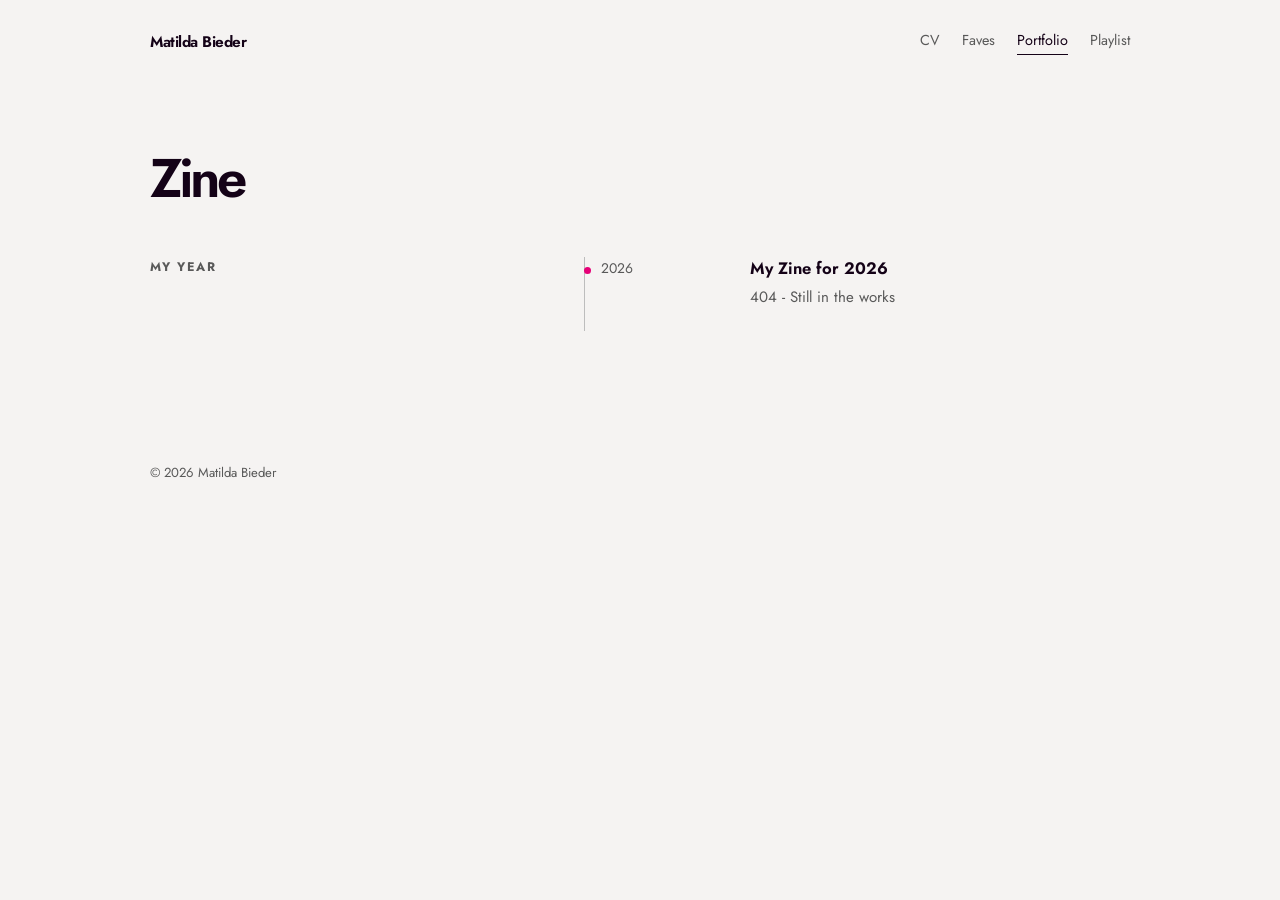
<file: zine.html>
<!doctype html>
<html lang="en">
<head>
  <meta charset="utf-8">
  <meta name="viewport" content="width=device-width, initial-scale=1">
  <meta name="description" content="A timeline of Matilda Bieder's portfolio.">
  <title>Portfolio – Matilda Bieder</title>
  <link rel="stylesheet" href="style.css">
</head>
<body>
  <header>
    <div class="wrap nav">
      <a class="brand" href="index.html">Matilda Bieder</a>
      <nav aria-label="Main navigation">
        <a href="CV.html">CV</a>
        <a href="favourites.html">Faves</a>
        <a href="zine.html" aria-current="page">Portfolio</a>
        <a href="playlist.html">Playlist</a>
      </nav>
    </div>
  </header>

  <main class="wrap">
    <h1 class="page">Zine</h1>
    <section>
      <div class="section-head">
        <h2>My year</h2>
        <div class="section-body"><div class="timeline">
        <div class="item">
          <div class="date"> 2026</div>
          <div>
            <h3>My Zine for 2026</h3>
            <p> 404 - Still in the works</p>
          </div>
        </div>
        
        </div></div>
      </div>
    </section>
  </main>

  <footer>
    <div class="wrap footer-inner">
      <span>© <span id="year">2026</span> Matilda Bieder</span>
    </div>
  </footer>
  <script>document.getElementById("year").textContent = new Date().getFullYear();</script>
</body>
</html>
</file>
<file: style.css>
@font-face{
  font-family:"Jost";
  src:url("fonts/Jost-VariableFont_wght.ttf") format("truetype");
  font-weight:100 900;
  font-style:normal;
  font-display:swap;
}

/* ---------- Basis ---------- */
:root{--paper:#f5f3f2;--ink:#140217;--muted:#595959;--line:#bdbdbd;--accent:#e60077;--max:980px}
*{box-sizing:border-box}
html{scroll-behavior:smooth}
html{scrollbar-width:thin;scrollbar-color:var(--ink) transparent}
::-webkit-scrollbar{width:6px;height:6px}
::-webkit-scrollbar-track{background:transparent}
::-webkit-scrollbar-thumb{background:var(--ink);border-radius:3px}

body{margin:0;background:var(--paper);color:var(--ink);font:16px/1.7 Jost,system-ui,sans-serif;-webkit-font-smoothing:antialiased}
a{color:inherit;text-underline-offset:4px}
a:hover{color:var(--accent)}
.wrap{width:min(var(--max),calc(100% - 44px));margin:0 auto}
main{padding:76px 0 90px}
p{text-align:justify;hyphens:auto}

/* ---------- Kopfzeile & Navigation ---------- */
header{padding:28px 0 20px}
.nav{display:flex;justify-content:space-between;align-items:center;gap:24px}
.brand{font-size:.96rem;font-weight:650;letter-spacing:-.03em;text-decoration:none}
nav{display:flex;gap:22px;flex-wrap:wrap}
nav a{color:var(--muted);font-size:.9rem;text-decoration:none}
nav a:hover,nav a[aria-current="page"]{color:var(--ink)}
nav a[aria-current="page"]{border-bottom:1px solid var(--ink);padding-bottom:2px}

/* ---------- Startseite ---------- */
.hero{display:grid;grid-template-columns:minmax(0,1fr) 210px;gap:3rem;align-items:start}
.eyebrow{color:var(--accent);text-transform:uppercase;letter-spacing:.13em;font-size:.73rem;font-weight:700}
h1{font-size:clamp(2.7rem,7vw,5rem);letter-spacing:-.075em;line-height:1.02;font-weight:620;margin:16px 0 25px;max-width:720px}
h1.page{font-size:clamp(2.2rem,5vw,3.4rem);margin:0 0 50px}
.intro{font-size:1.14rem;line-height:1.8;color:var(--muted);max-width:660px}
.links{display:flex;gap:18px;flex-wrap:wrap;margin-top:25px;font-size:.92rem}
.links a{text-decoration:none;border-bottom:1px solid var(--line);padding-bottom:3px}
.portrait{width:250px;height:300px;border:1px solid var(--line);border-radius:24px;overflow:hidden; margin-top: 9rem; margin-bottom: 3rem}
.portrait img{width:100%;height:100%;object-fit:cover;display:block}

/* ---------- Bereiche & Einträge ---------- */
section{margin-top:64px}
section:first-of-type{margin-top:0}
.section-head{display:grid;grid-template-columns:25rem minmax(0,1fr);gap:30px;padding-bottom:18px;border-bottom:1px solid var(--line)}
h2{margin:0;font-size:.78rem;text-transform:uppercase;letter-spacing:.12em;color:var(--muted);font-weight:700}
.section-body{max-width:690px}
.section-body>p:first-child{margin-top:0}
.section-head{border-bottom:0}

.item{display:grid;grid-template-columns:125px 1fr;gap:24px;padding:20px 0;border-bottom:1px solid var(--line)}
.item:first-of-type{padding-top:0}
.item:last-child{border-bottom:0}
.item h3{font-size:1.04rem;line-height:1.4;margin:0 0 5px;font-weight:650}
.item h3 a{text-decoration:none}
.item p{margin:0;color:var(--muted);font-size:.94rem}
.date{color:var(--muted);font-size:.87rem}
.tag{display:inline-block;border:1px solid var(--line);border-radius:999px;padding:3px 9px;color:var(--muted);font-size:.76rem;margin:10px 5px 0 0}
.header-img{width:100%;height:100%;object-fit:cover;display:block;margin-bottom:3rem;border-radius:24px}

/* ---------- Zine-Timeline ---------- */
.timeline{border-left:1px solid var(--line);padding-left:16px;margin-left:4px}
.timeline .item{position:relative}
.timeline .item::before{content:"";position:absolute;left:-17px;top:30px;width:7px;height:7px;border-radius:50%;background:var(--accent)}
.timeline .item:first-of-type::before{top:10px}

/* ---------- Sonstiges ---------- */
iframe{width:100%;border:0;border-radius:24px}
code{font-size:.88em;background:rgba(0,0,0,.06);padding:1px 5px;border-radius:3px}
footer{padding:23px 0 30px;color:var(--muted);font-size:.82rem}
.footer-inner{display:flex;justify-content:space-between;gap:16px;flex-wrap:wrap}

/* ---------- Handy ---------- */
@media (max-width:680px){
  .wrap{width:min(100% - 32px,var(--max))}
  main{padding:48px 0 64px}
  header{padding-top:20px}
  .nav{flex-direction:column;align-items:flex-start;gap:12px}
  nav{gap:15px}
  .hero{grid-template-columns:1fr;gap:28px}
  .portrait{width:160px;height:200px}
  .section-head,.item{grid-template-columns:1fr;gap:12px}
  .item{gap:4px}
  .timeline .item::before{top:12px}
  .timeline .item:first-of-type::before{top:-6px}
  h1{font-size:clamp(2.8rem,15vw,4.3rem)}
}
</file>
